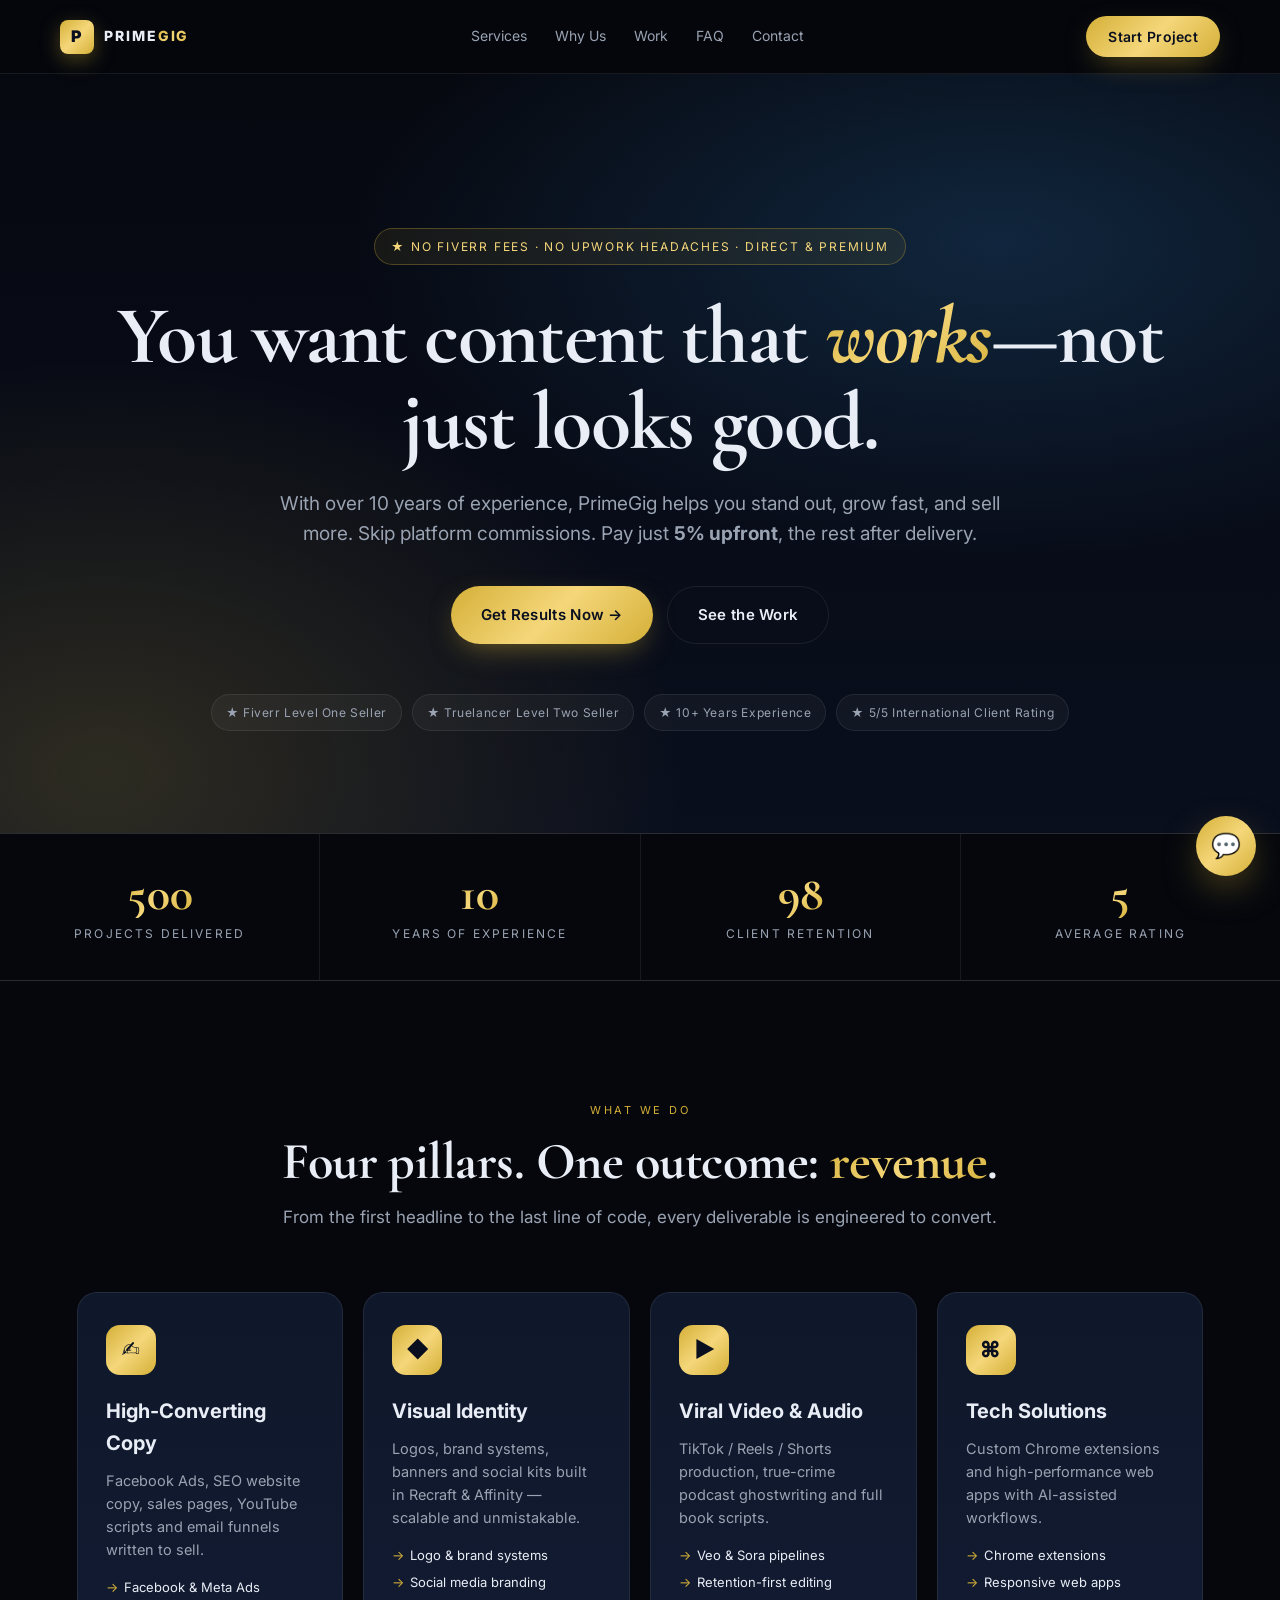
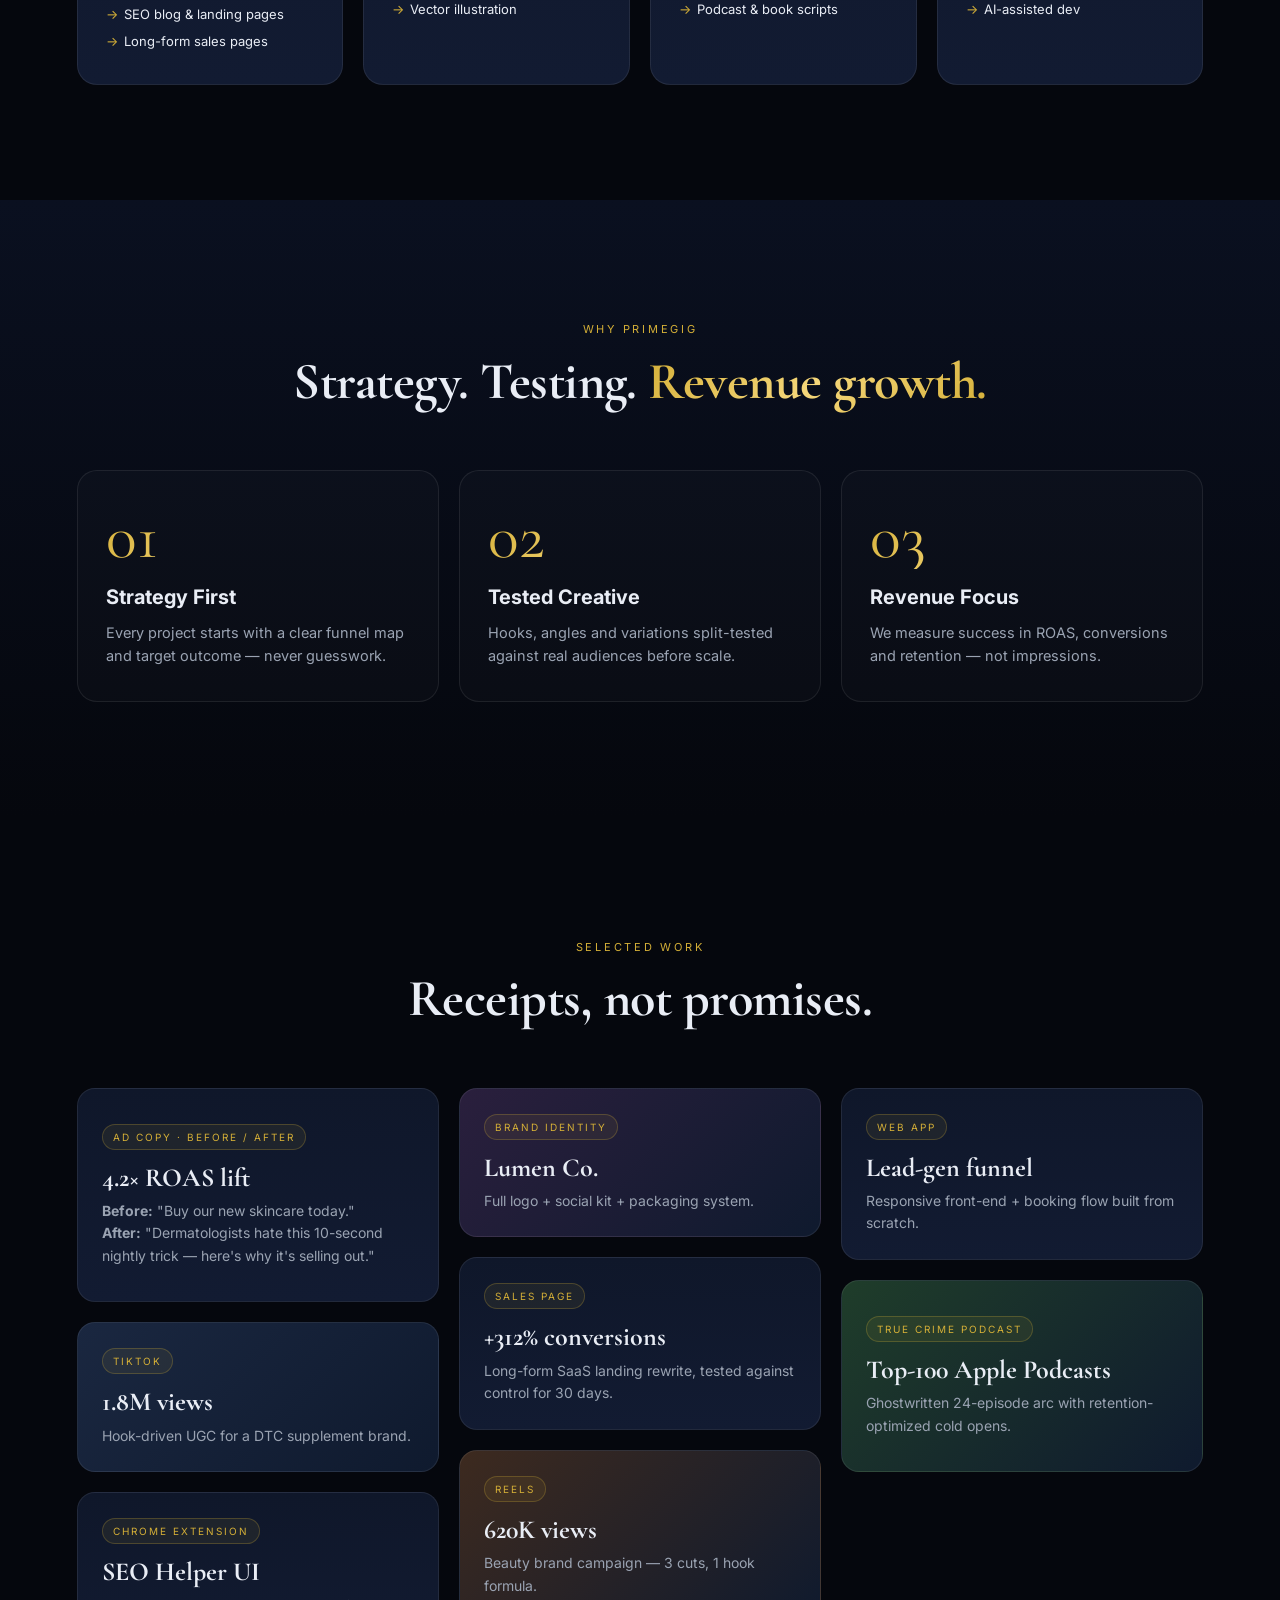
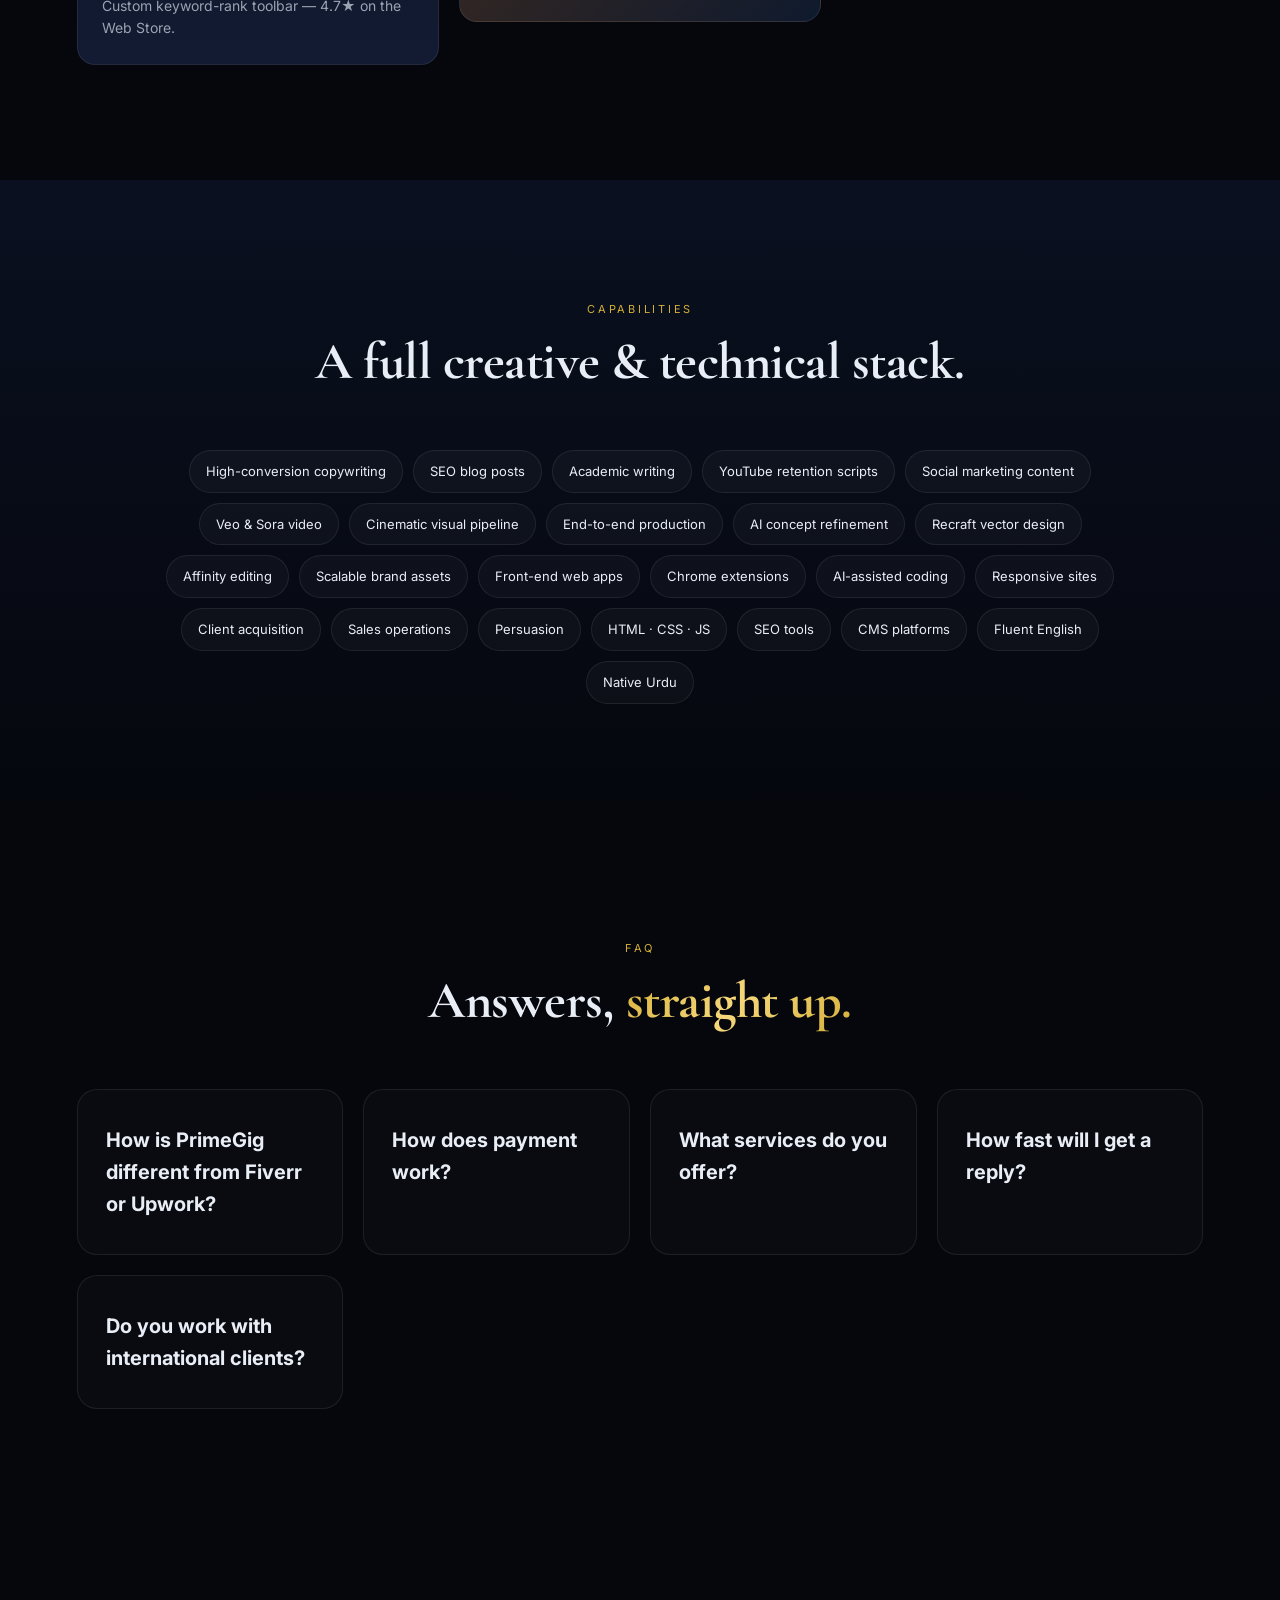
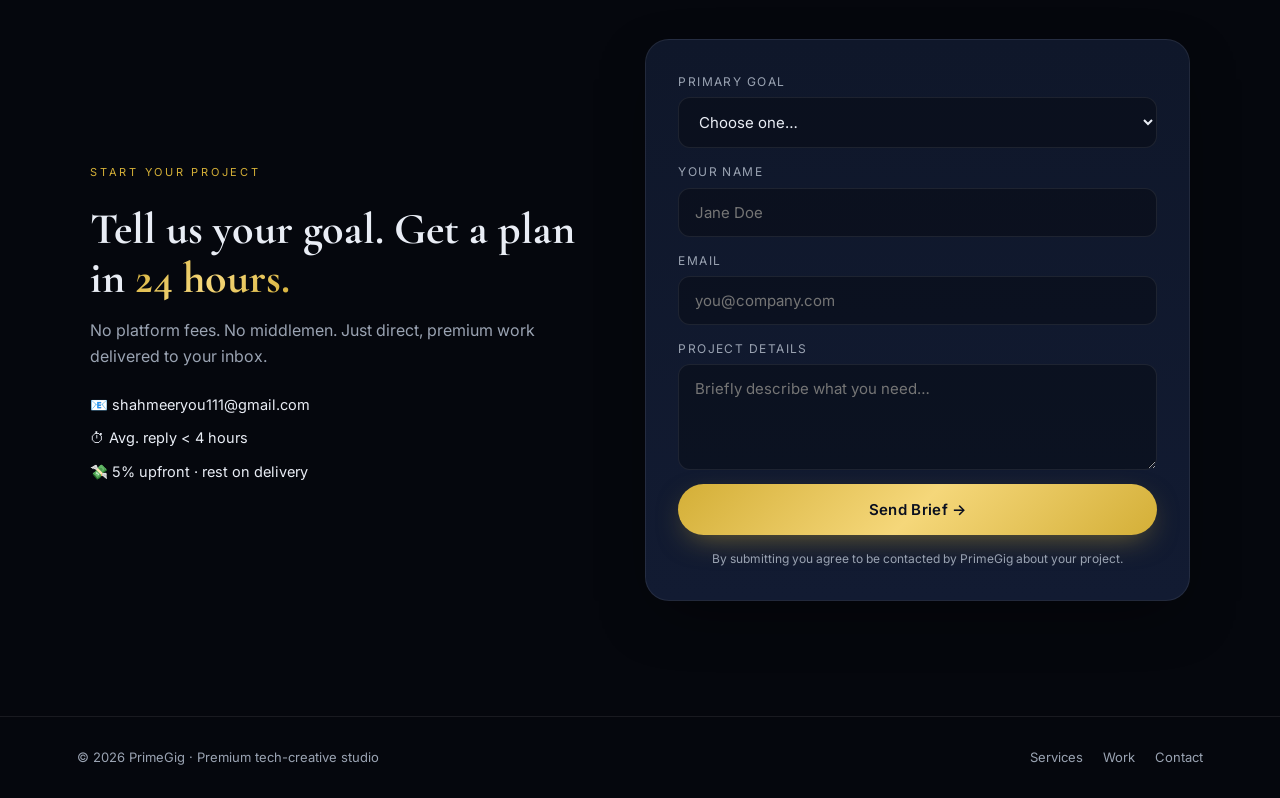
<file: index.html>
<!DOCTYPE html>
<html lang="en">
<head>
  <meta name="google-site-verification" content="0p4nP1cGmohhI2CLNp26VeOiANjkusPL3dDQzPOb7VU" />
<meta charset="UTF-8" />
<meta name="viewport" content="width=device-width, initial-scale=1.0" />
<title>PrimeGig — Premium Copywriting, Facebook Ads, Viral Video & Chrome Extensions | No Fiverr Fees</title>
<meta name="description" content="PrimeGig — premium tech-creative studio. 10+ years of high-converting copy, Facebook Ads, viral video, brand identity & custom Chrome extensions. No Fiverr or Upwork fees. Pay only 5% upfront, rest after delivery." />
<meta name="keywords" content="PrimeGig, Senior Copywriter, Facebook Ads Expert, Chrome Extension Developer, Viral Video Strategist, SEO Copywriter, Brand Identity Designer, Sales Page Writer, TikTok Strategist, no Fiverr fees, no Upwork fees" />
<meta name="author" content="PrimeGig" />
<meta name="robots" content="index, follow, max-image-preview:large, max-snippet:-1, max-video-preview:-1" />
<meta name="googlebot" content="index, follow" />
<meta name="bingbot" content="index, follow" />
<meta name="theme-color" content="#0b1020" />
<meta name="rating" content="general" />
<meta name="revisit-after" content="3 days" />
<meta name="geo.region" content="PK" />
<meta name="geo.placename" content="Pakistan" />
<link rel="canonical" href="/" />
<link rel="alternate" hreflang="en" href="/" />
<link rel="alternate" hreflang="x-default" href="/" />
<link rel="sitemap" type="application/xml" href="/sitemap.xml" />

<meta property="og:type" content="website" />
<meta property="og:site_name" content="PrimeGig" />
<meta property="og:locale" content="en_US" />
<meta property="og:title" content="PrimeGig — Content That Works, Not Just Looks Good" />
<meta property="og:description" content="No Fiverr fees. No Upwork headaches. 10+ years helping brands stand out, grow fast, and sell more. Pay 5% upfront, rest after delivery." />
<meta property="og:url" content="/" />
<meta name="twitter:card" content="summary_large_image" />
<meta name="twitter:title" content="PrimeGig — Premium Tech-Creative Studio" />
<meta name="twitter:description" content="Copy, video, design, code that converts. No platform fees. 5% upfront." />

<link rel="preconnect" href="https://fonts.googleapis.com">
<link rel="preconnect" href="https://fonts.gstatic.com" crossorigin>
<link href="https://fonts.googleapis.com/css2?family=Cormorant+Garamond:wght@500;700&family=Inter:wght@300;400;500;600;700;800&display=swap" rel="stylesheet">
<link rel="stylesheet" href="styles.css" />

<script type="application/ld+json">
{
  "@context": "https://schema.org",
  "@type": "Organization",
  "name": "PrimeGig",
  "url": "/",
  "description": "PrimeGig is a premium tech-creative studio specializing in high-converting copywriting, Facebook Ads, viral video, brand identity, and custom Chrome extensions. No Fiverr or Upwork fees.",
  "email": "mailto:shahmeeryou111@gmail.com",
  "sameAs": [],
  "knowsAbout": [
    "Copywriting","Facebook Ads","SEO","Chrome Extensions",
    "Viral Video","TikTok Strategy","Brand Identity","Web Apps"
  ]
}
</script>
<script type="application/ld+json">
{
  "@context":"https://schema.org",
  "@type":"ProfessionalService",
  "@id":"/#business",
  "name":"PrimeGig",
  "url":"/",
  "description":"Premium tech-creative studio: high-converting copywriting, Facebook Ads, viral video, brand identity & custom Chrome extensions. A direct alternative to Fiverr and Upwork — no platform fees.",
  "image":"/og-image.jpg",
  "priceRange":"$$",
  "email":"shahmeeryou111@gmail.com",
  "areaServed":"Worldwide",
  "address":{"@type":"PostalAddress","addressCountry":"PK"},
  "aggregateRating":{"@type":"AggregateRating","ratingValue":"5","reviewCount":"127","bestRating":"5"},
  "makesOffer":[
    {"@type":"Offer","itemOffered":{"@type":"Service","name":"High-Converting Copywriting","description":"Facebook Ads, SEO pages, sales pages, email funnels."}},
    {"@type":"Offer","itemOffered":{"@type":"Service","name":"Facebook & Meta Ads","description":"Hook-led ad creative & funnels engineered for ROAS."}},
    {"@type":"Offer","itemOffered":{"@type":"Service","name":"Viral Video Production","description":"TikTok, Reels & Shorts editing with Veo/Sora pipelines."}},
    {"@type":"Offer","itemOffered":{"@type":"Service","name":"Brand Identity Design","description":"Logos, brand systems and social kits."}},
    {"@type":"Offer","itemOffered":{"@type":"Service","name":"Chrome Extension Development","description":"Custom Chrome extensions and web apps."}}
  ]
}
</script>
<script type="application/ld+json">
{
  "@context":"https://schema.org",
  "@type":"WebSite",
  "name":"PrimeGig",
  "url":"/",
  "potentialAction":{
    "@type":"SearchAction",
    "target":"/?q={search_term_string}",
    "query-input":"required name=search_term_string"
  }
}
</script>
<script type="application/ld+json">
{
  "@context":"https://schema.org",
  "@type":"FAQPage",
  "mainEntity":[
    {"@type":"Question","name":"How is PrimeGig different from Fiverr or Upwork?","acceptedAnswer":{"@type":"Answer","text":"PrimeGig is a direct premium studio with no platform fees, no bidding wars and no middlemen. You work straight with senior specialists who have 10+ years of experience."}},
    {"@type":"Question","name":"How does payment work?","acceptedAnswer":{"@type":"Answer","text":"Pay only 5% upfront to start the project. The remaining balance is due after delivery and your approval."}},
    {"@type":"Question","name":"What services do you offer?","acceptedAnswer":{"@type":"Answer","text":"High-converting copywriting, Facebook & Meta Ads, viral short-form video, brand identity design, and custom Chrome extensions and web apps."}},
    {"@type":"Question","name":"How fast will I get a reply?","acceptedAnswer":{"@type":"Answer","text":"Average reply time is under 4 hours, with a full project plan within 24 hours."}},
    {"@type":"Question","name":"Do you work with international clients?","acceptedAnswer":{"@type":"Answer","text":"Yes. PrimeGig serves clients worldwide with fluent English and a 5/5 international client rating."}}
  ]
}
</script>
<script type="application/ld+json">
{
  "@context":"https://schema.org",
  "@type":"BreadcrumbList",
  "itemListElement":[
    {"@type":"ListItem","position":1,"name":"Home","item":"/"},
    {"@type":"ListItem","position":2,"name":"Services","item":"/#services"},
    {"@type":"ListItem","position":3,"name":"Work","item":"/#portfolio"},
    {"@type":"ListItem","position":4,"name":"Contact","item":"/#contact"}
  ]
}
</script>
</head>
<body>

<!-- NAV -->
<header class="nav">
  <a href="#top" class="logo" aria-label="PrimeGig home">
    <span class="logo-mark">P</span><span class="logo-text">PRIME<span class="gold">GIG</span></span>
  </a>
  <nav aria-label="Primary">
    <a href="#services">Services</a>
    <a href="#why">Why Us</a>
    <a href="#portfolio">Work</a>
    <a href="#faq">FAQ</a>
    <a href="#contact">Contact</a>
  </nav>
  <button class="btn btn-primary nav-cta" data-open-chat>Start Project</button>
</header>

<!-- HERO -->
<section class="hero" id="top">
  <div class="hero-bg" aria-hidden="true"></div>
  <div class="hero-inner">
    <div class="eyebrow">★ No Fiverr Fees · No Upwork Headaches · Direct & Premium</div>
    <h1>You want content that <em>works</em>—not just looks good.</h1>
    <p class="sub">With over 10 years of experience, PrimeGig helps you stand out, grow fast, and sell more. Skip platform commissions. Pay just <strong>5% upfront</strong>, the rest after delivery.</p>
    <div class="hero-cta">
      <button class="btn btn-primary btn-lg" data-open-chat>Get Results Now →</button>
      <a class="btn btn-ghost btn-lg" href="#portfolio">See the Work</a>
    </div>
    <div class="trust-row">
      <span class="badge">★ Fiverr Level One Seller</span>
      <span class="badge">★ Truelancer Level Two Seller</span>
      <span class="badge">★ 10+ Years Experience</span>
      <span class="badge">★ 5/5 International Client Rating</span>
    </div>
  </div>
</section>

<!-- METRICS -->
<section class="metrics">
  <div class="metric"><span class="num" data-count="500">0</span><span class="lab">Projects Delivered</span></div>
  <div class="metric"><span class="num" data-count="10">0</span><span class="lab">Years of Experience</span></div>
  <div class="metric"><span class="num" data-count="98">0</span><span class="suf">%</span><span class="lab">Client Retention</span></div>
  <div class="metric"><span class="num" data-count="5">0</span><span class="suf">/5</span><span class="lab">Average Rating</span></div>
</section>

<!-- SERVICES -->
<section class="section" id="services">
  <div class="section-head">
    <span class="kicker">What We Do</span>
    <h2>Four pillars. One outcome: <span class="gold">revenue</span>.</h2>
    <p>From the first headline to the last line of code, every deliverable is engineered to convert.</p>
  </div>
  <div class="grid services">
    <article class="card">
      <div class="card-icon" aria-hidden="true">✍︎</div>
      <h3>High-Converting Copy</h3>
      <p>Facebook Ads, SEO website copy, sales pages, YouTube scripts and email funnels written to sell.</p>
      <ul><li>Facebook & Meta Ads</li><li>SEO blog & landing pages</li><li>Long-form sales pages</li></ul>
    </article>
    <article class="card">
      <div class="card-icon" aria-hidden="true">◆</div>
      <h3>Visual Identity</h3>
      <p>Logos, brand systems, banners and social kits built in Recraft & Affinity — scalable and unmistakable.</p>
      <ul><li>Logo & brand systems</li><li>Social media branding</li><li>Vector illustration</li></ul>
    </article>
    <article class="card">
      <div class="card-icon" aria-hidden="true">▶</div>
      <h3>Viral Video & Audio</h3>
      <p>TikTok / Reels / Shorts production, true-crime podcast ghostwriting and full book scripts.</p>
      <ul><li>Veo & Sora pipelines</li><li>Retention-first editing</li><li>Podcast & book scripts</li></ul>
    </article>
    <article class="card">
      <div class="card-icon" aria-hidden="true">⌘</div>
      <h3>Tech Solutions</h3>
      <p>Custom Chrome extensions and high-performance web apps with AI-assisted workflows.</p>
      <ul><li>Chrome extensions</li><li>Responsive web apps</li><li>AI-assisted dev</li></ul>
    </article>
  </div>
</section>

<!-- WHY -->
<section class="section dark" id="why">
  <div class="section-head">
    <span class="kicker">Why PrimeGig</span>
    <h2>Strategy. Testing. <span class="gold">Revenue growth.</span></h2>
  </div>
  <div class="grid why">
    <div class="why-item"><div class="num-big">01</div><h3>Strategy First</h3><p>Every project starts with a clear funnel map and target outcome — never guesswork.</p></div>
    <div class="why-item"><div class="num-big">02</div><h3>Tested Creative</h3><p>Hooks, angles and variations split-tested against real audiences before scale.</p></div>
    <div class="why-item"><div class="num-big">03</div><h3>Revenue Focus</h3><p>We measure success in ROAS, conversions and retention — not impressions.</p></div>
  </div>
</section>

<!-- PORTFOLIO -->
<section class="section" id="portfolio">
  <div class="section-head">
    <span class="kicker">Selected Work</span>
    <h2>Receipts, not promises.</h2>
  </div>
  <div class="masonry">
    <div class="m-item tall">
      <div class="m-tag">Ad Copy · Before / After</div>
      <h4>4.2× ROAS lift</h4>
      <p><strong>Before:</strong> "Buy our new skincare today."<br><strong>After:</strong> "Dermatologists hate this 10-second nightly trick — here's why it's selling out."</p>
    </div>
    <div class="m-item gradient-a"><div class="m-tag">TikTok</div><h4>1.8M views</h4><p>Hook-driven UGC for a DTC supplement brand.</p></div>
    <div class="m-item">
      <div class="m-tag">Chrome Extension</div>
      <h4>SEO Helper UI</h4>
      <p>Custom keyword-rank toolbar — 4.7★ on the Web Store.</p>
    </div>
    <div class="m-item gradient-b"><div class="m-tag">Brand Identity</div><h4>Lumen Co.</h4><p>Full logo + social kit + packaging system.</p></div>
    <div class="m-item">
      <div class="m-tag">Sales Page</div>
      <h4>+312% conversions</h4>
      <p>Long-form SaaS landing rewrite, tested against control for 30 days.</p>
    </div>
    <div class="m-item gradient-c"><div class="m-tag">Reels</div><h4>620K views</h4><p>Beauty brand campaign — 3 cuts, 1 hook formula.</p></div>
    <div class="m-item">
      <div class="m-tag">Web App</div>
      <h4>Lead-gen funnel</h4>
      <p>Responsive front-end + booking flow built from scratch.</p>
    </div>
    <div class="m-item tall gradient-d">
      <div class="m-tag">True Crime Podcast</div>
      <h4>Top-100 Apple Podcasts</h4>
      <p>Ghostwritten 24-episode arc with retention-optimized cold opens.</p>
    </div>
  </div>
</section>

<!-- SKILLS -->
<section class="section dark">
  <div class="section-head">
    <span class="kicker">Capabilities</span>
    <h2>A full creative & technical stack.</h2>
  </div>
  <div class="skill-cloud">
    <span>High-conversion copywriting</span><span>SEO blog posts</span><span>Academic writing</span>
    <span>YouTube retention scripts</span><span>Social marketing content</span><span>Veo & Sora video</span>
    <span>Cinematic visual pipeline</span><span>End-to-end production</span><span>AI concept refinement</span>
    <span>Recraft vector design</span><span>Affinity editing</span><span>Scalable brand assets</span>
    <span>Front-end web apps</span><span>Chrome extensions</span><span>AI-assisted coding</span>
    <span>Responsive sites</span><span>Client acquisition</span><span>Sales operations</span>
    <span>Persuasion</span><span>HTML · CSS · JS</span><span>SEO tools</span><span>CMS platforms</span>
    <span>Fluent English</span><span>Native Urdu</span>
  </div>
</section>

<!-- FAQ -->
<section class="section" id="faq" itemscope itemtype="https://schema.org/FAQPage">
  <div class="section-head">
    <span class="kicker">FAQ</span>
    <h2>Answers, <span class="gold">straight up.</span></h2>
  </div>
  <div class="grid why">
    <details class="why-item" itemscope itemprop="mainEntity" itemtype="https://schema.org/Question">
      <summary><h3 itemprop="name">How is PrimeGig different from Fiverr or Upwork?</h3></summary>
      <div itemscope itemprop="acceptedAnswer" itemtype="https://schema.org/Answer"><p itemprop="text">PrimeGig is a direct premium studio — no platform fees, no bidding wars, no middlemen. You work straight with senior specialists with 10+ years of experience.</p></div>
    </details>
    <details class="why-item" itemscope itemprop="mainEntity" itemtype="https://schema.org/Question">
      <summary><h3 itemprop="name">How does payment work?</h3></summary>
      <div itemscope itemprop="acceptedAnswer" itemtype="https://schema.org/Answer"><p itemprop="text">Pay only 5% upfront to start. The remaining balance is due after delivery and your approval.</p></div>
    </details>
    <details class="why-item" itemscope itemprop="mainEntity" itemtype="https://schema.org/Question">
      <summary><h3 itemprop="name">What services do you offer?</h3></summary>
      <div itemscope itemprop="acceptedAnswer" itemtype="https://schema.org/Answer"><p itemprop="text">High-converting copywriting, Facebook & Meta Ads, viral short-form video, brand identity design, and custom Chrome extensions and web apps.</p></div>
    </details>
    <details class="why-item" itemscope itemprop="mainEntity" itemtype="https://schema.org/Question">
      <summary><h3 itemprop="name">How fast will I get a reply?</h3></summary>
      <div itemscope itemprop="acceptedAnswer" itemtype="https://schema.org/Answer"><p itemprop="text">Average reply time is under 4 hours, with a full project plan within 24 hours.</p></div>
    </details>
    <details class="why-item" itemscope itemprop="mainEntity" itemtype="https://schema.org/Question">
      <summary><h3 itemprop="name">Do you work with international clients?</h3></summary>
      <div itemscope itemprop="acceptedAnswer" itemtype="https://schema.org/Answer"><p itemprop="text">Yes — PrimeGig serves clients worldwide with fluent English and a 5/5 international client rating.</p></div>
    </details>
  </div>
</section>


<!-- CONTACT -->
<section class="section" id="contact">
  <div class="contact-wrap">
    <div>
      <span class="kicker">Start your project</span>
      <h2>Tell us your goal. Get a plan in <span class="gold">24 hours.</span></h2>
      <p>No platform fees. No middlemen. Just direct, premium work delivered to your inbox.</p>
      <ul class="contact-list">
        <li>📧 shahmeeryou111@gmail.com</li>
        <li>⏱ Avg. reply &lt; 4 hours</li>
        <li>💸 5% upfront · rest on delivery</li>
      </ul>
    </div>
    <form class="contact-form" id="contactForm"
          action="https://formsubmit.co/shahmeeryou111@gmail.com"
          method="POST">
      <!-- FormSubmit config (no signup; first submit confirms your email) -->
      <input type="hidden" name="_subject" value="New PrimeGig project request">
      <input type="hidden" name="_captcha" value="false">
      <input type="hidden" name="_template" value="table">
      <input type="text" name="_honey" style="display:none">

      <label>Primary Goal
        <select name="goal" required>
          <option value="">Choose one…</option>
          <option>More Traffic</option>
          <option>More Sales</option>
          <option>Brand Awareness</option>
        </select>
      </label>
      <label>Your Name
        <input type="text" name="name" required placeholder="Jane Doe">
      </label>
      <label>Email
        <input type="email" name="email" required placeholder="you@company.com">
      </label>
      <label>Project Details
        <textarea name="details" rows="4" required placeholder="Briefly describe what you need…"></textarea>
      </label>
      <button class="btn btn-primary btn-lg" type="submit">Send Brief →</button>
      <p class="form-note">By submitting you agree to be contacted by PrimeGig about your project.</p>
    </form>
  </div>
</section>

<footer class="footer">
  <div>© <span id="yr"></span> PrimeGig · Premium tech-creative studio</div>
  <div class="foot-links">
    <a href="#services">Services</a>
    <a href="#portfolio">Work</a>
    <a href="#contact">Contact</a>
  </div>
</footer>

<!-- FLOATING CHAT -->
<button class="chat-fab" data-open-chat aria-label="Open project chat">💬</button>

<div class="chat-panel" id="chatPanel" aria-hidden="true">
  <div class="chat-head">
    <div>
      <strong>PrimeGig Concierge</strong>
      <span class="online">● Online</span>
    </div>
    <button class="chat-close" data-close-chat aria-label="Close chat">×</button>
  </div>
  <div class="chat-body" id="chatBody"></div>
  <form class="chat-input" id="chatInput">
    <input type="text" id="chatField" placeholder="Type your answer…" autocomplete="off" required>
    <button type="submit" aria-label="Send">➤</button>
  </form>
</div>

<script src="script.js"></script>
</body>
</html>
</file>
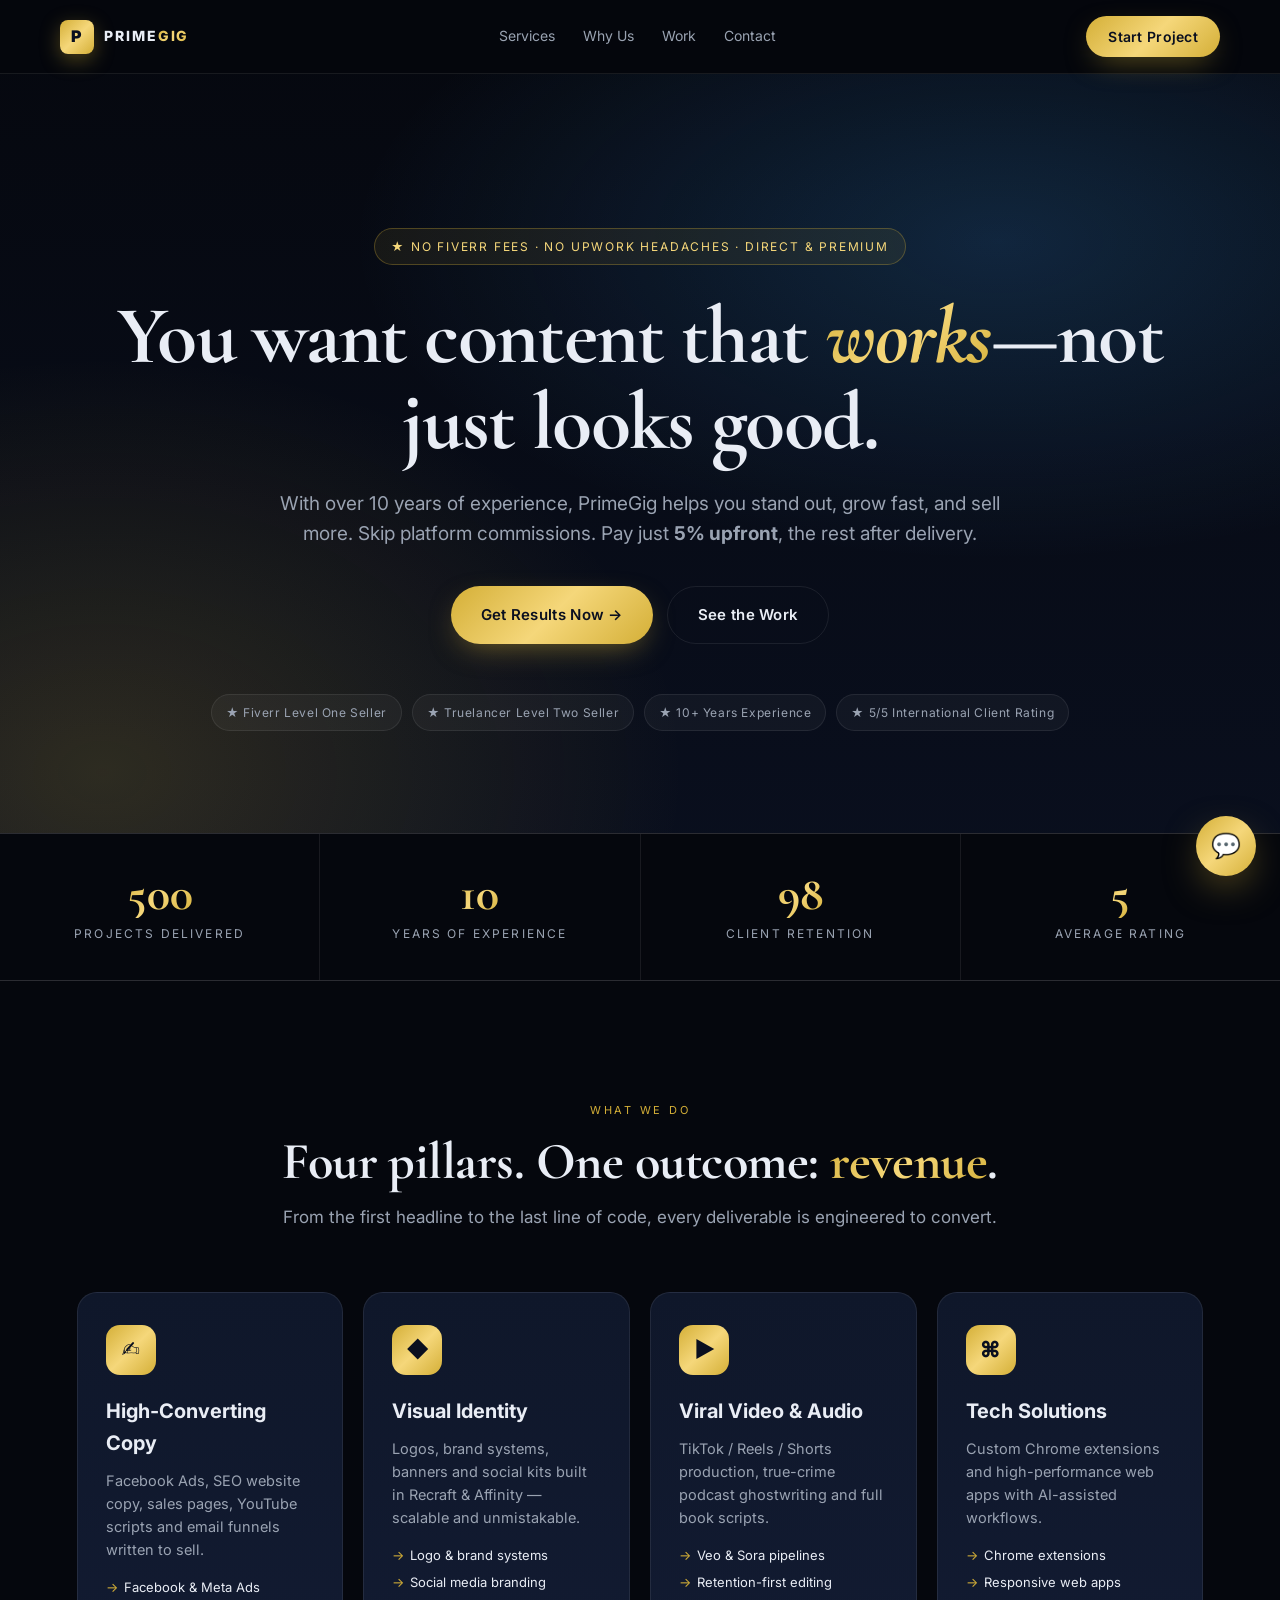
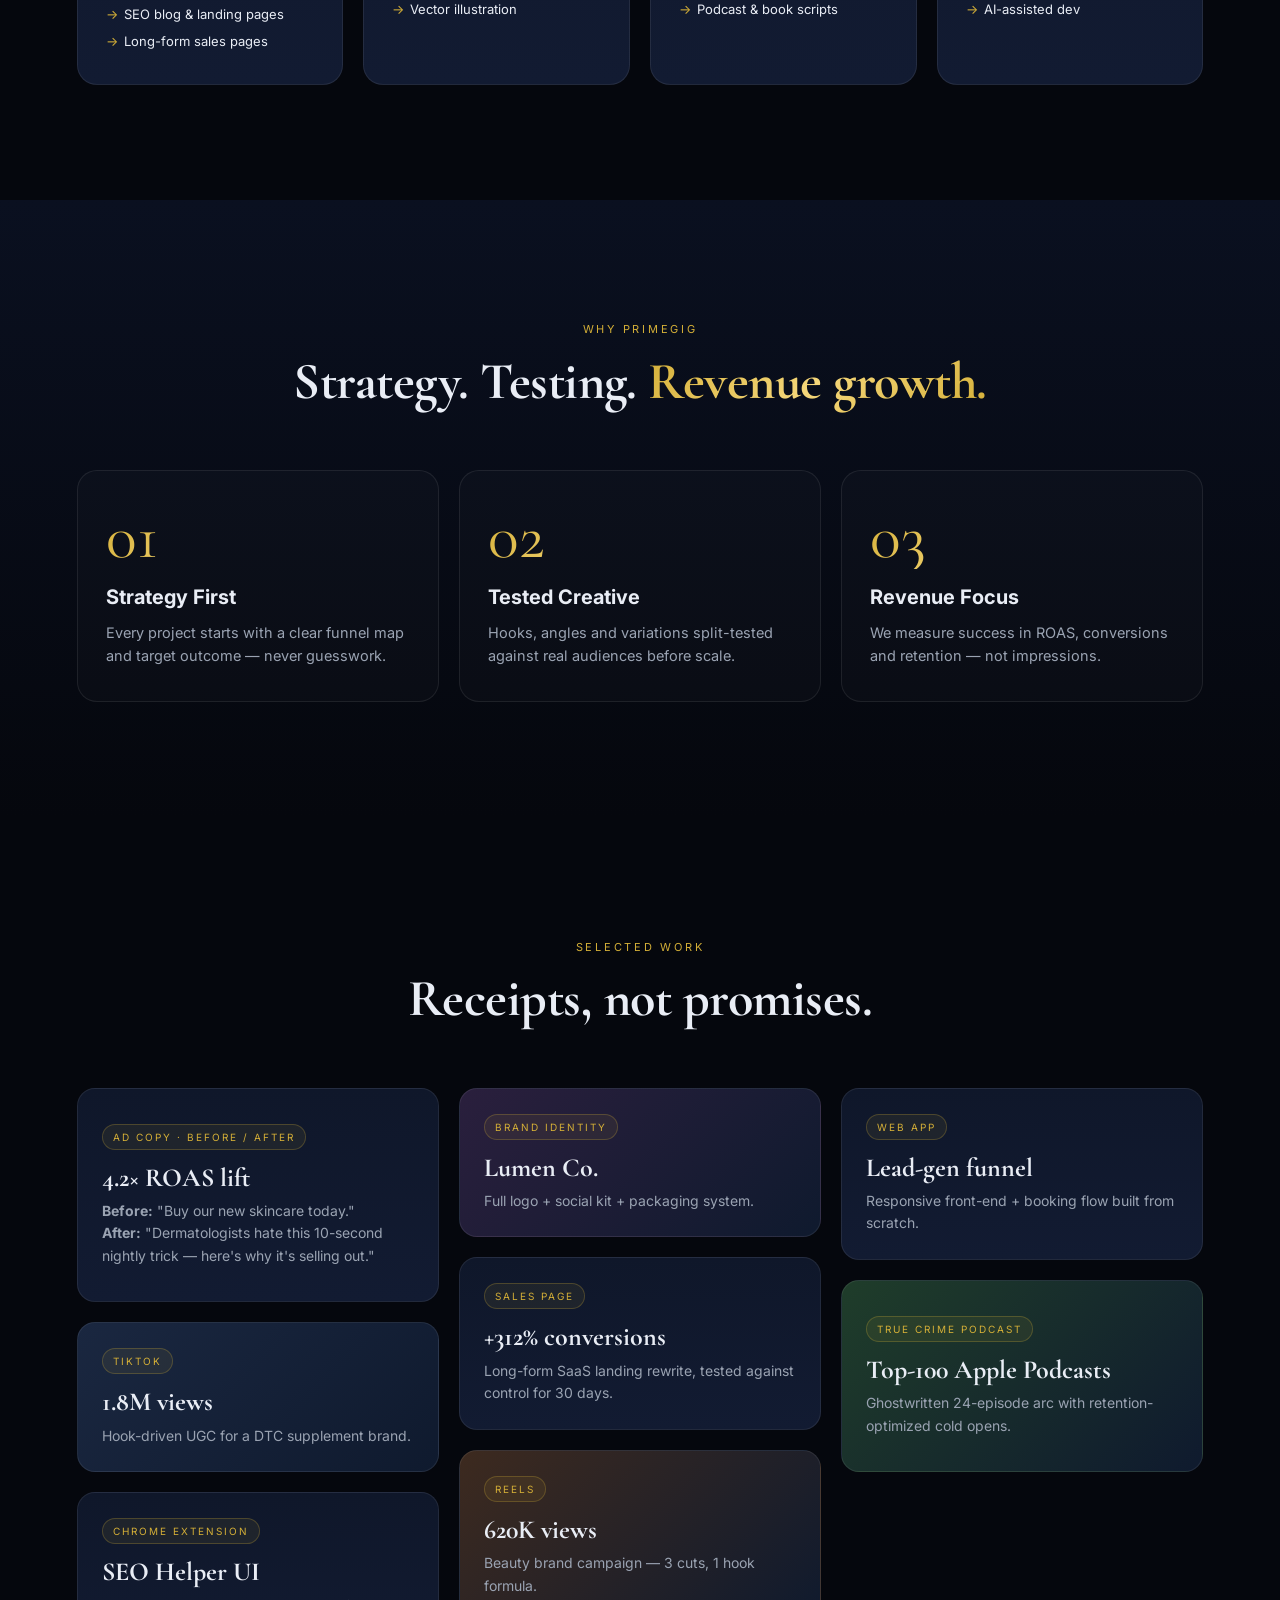
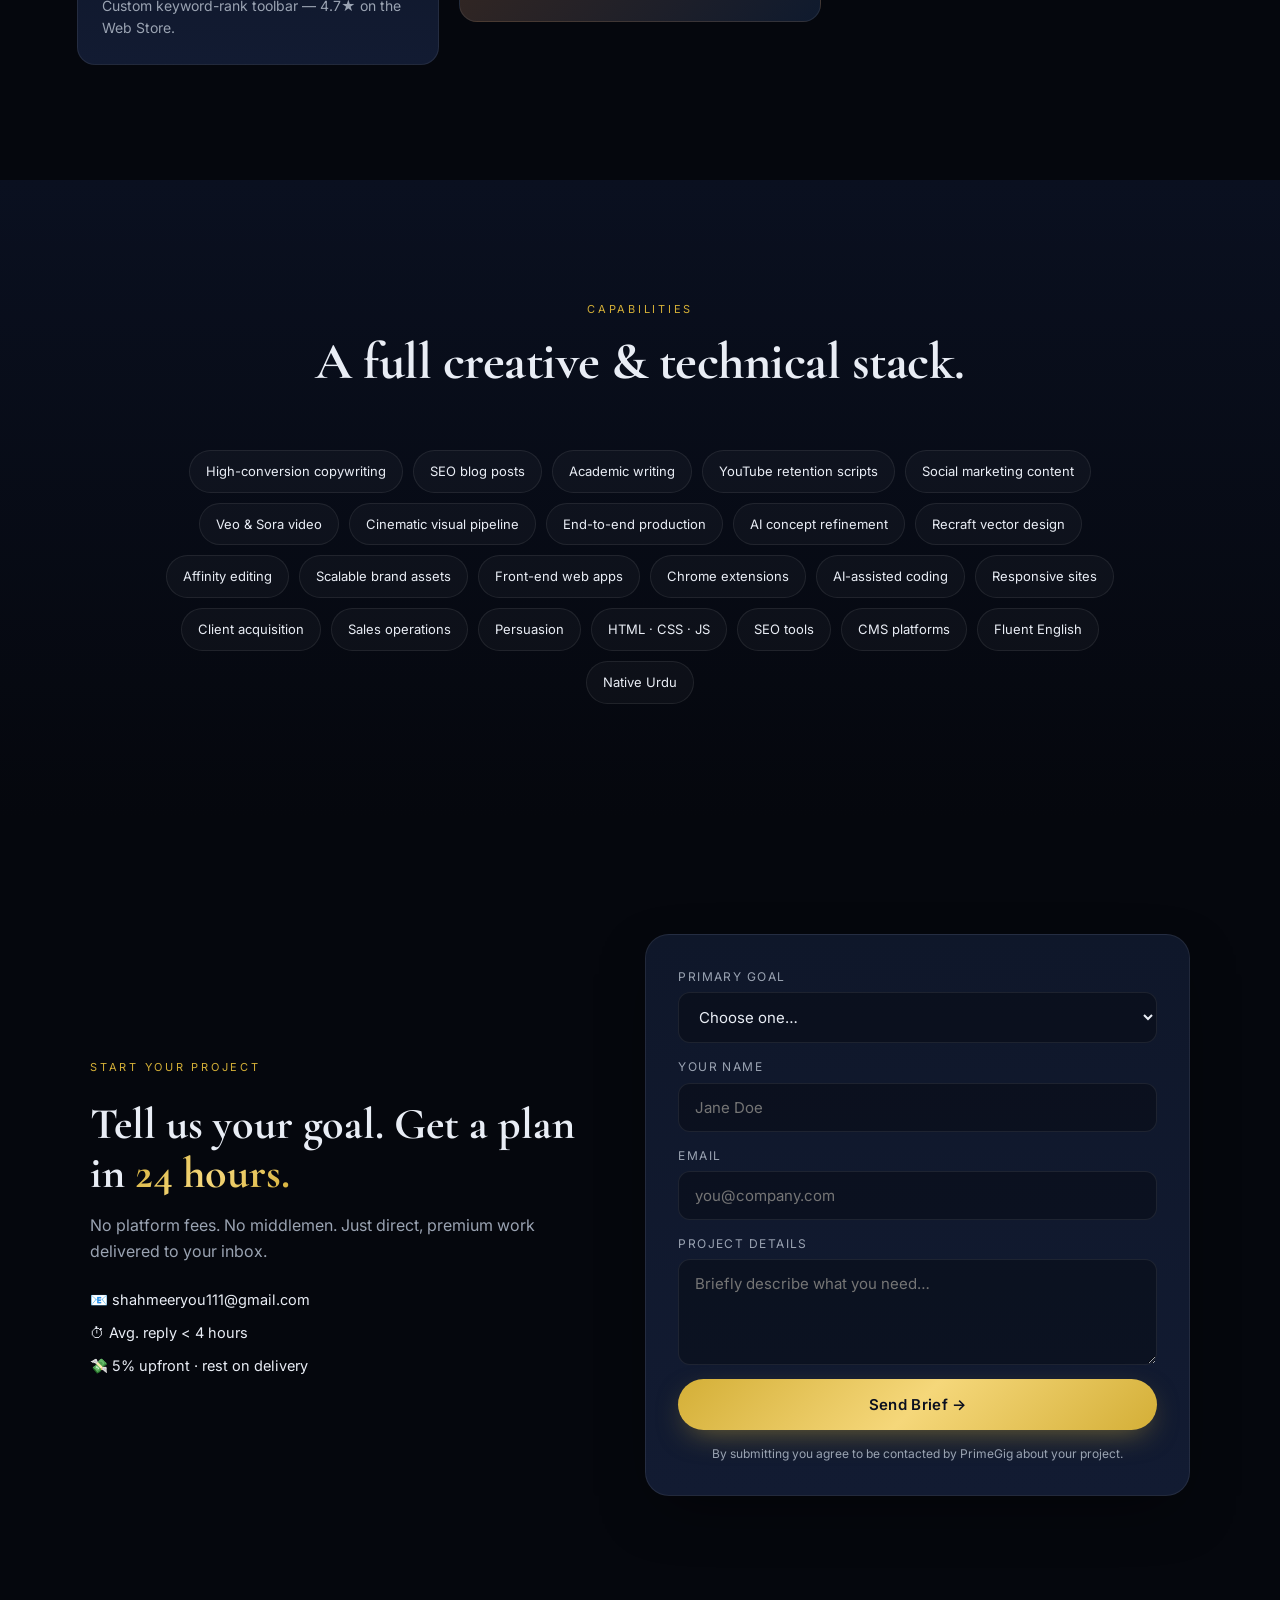
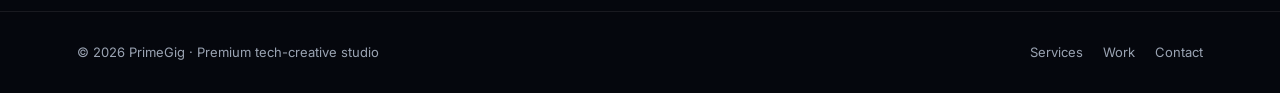
<file: index (1).html>
<!DOCTYPE html>
<html lang="en">
<head>
<meta charset="UTF-8" />
<meta name="viewport" content="width=device-width, initial-scale=1.0" />
<title>PrimeGig — Premium Copywriting, Facebook Ads, Viral Video & Chrome Extensions | No Fiverr Fees</title>
<meta name="description" content="PrimeGig — premium tech-creative studio. 10+ years of high-converting copy, Facebook Ads, viral video, brand identity & custom Chrome extensions. No Fiverr or Upwork fees. Pay only 5% upfront, rest after delivery." />
<meta name="keywords" content="PrimeGig, Senior Copywriter, Facebook Ads Expert, Chrome Extension Developer, Viral Video Strategist, SEO Copywriter, Brand Identity Designer, Sales Page Writer, TikTok Strategist, no Fiverr fees, no Upwork fees" />
<meta name="author" content="PrimeGig" />
<meta name="robots" content="index, follow, max-image-preview:large" />
<link rel="canonical" href="/" />

<meta property="og:type" content="website" />
<meta property="og:site_name" content="PrimeGig" />
<meta property="og:title" content="PrimeGig — Content That Works, Not Just Looks Good" />
<meta property="og:description" content="No Fiverr fees. No Upwork headaches. 10+ years helping brands stand out, grow fast, and sell more. Pay 5% upfront, rest after delivery." />
<meta property="og:url" content="/" />
<meta name="twitter:card" content="summary_large_image" />
<meta name="twitter:title" content="PrimeGig — Premium Tech-Creative Studio" />
<meta name="twitter:description" content="Copy, video, design, code that converts. No platform fees. 5% upfront." />

<link rel="preconnect" href="https://fonts.googleapis.com">
<link rel="preconnect" href="https://fonts.gstatic.com" crossorigin>
<link href="https://fonts.googleapis.com/css2?family=Cormorant+Garamond:wght@500;700&family=Inter:wght@300;400;500;600;700;800&display=swap" rel="stylesheet">
<link rel="stylesheet" href="styles.css" />

<script type="application/ld+json">
{
  "@context": "https://schema.org",
  "@type": "Organization",
  "name": "PrimeGig",
  "url": "/",
  "description": "PrimeGig is a premium tech-creative studio specializing in high-converting copywriting, Facebook Ads, viral video, brand identity, and custom Chrome extensions. No Fiverr or Upwork fees.",
  "email": "mailto:shahmeeryou111@gmail.com",
  "sameAs": [],
  "knowsAbout": [
    "Copywriting","Facebook Ads","SEO","Chrome Extensions",
    "Viral Video","TikTok Strategy","Brand Identity","Web Apps"
  ]
}
</script>
<script type="application/ld+json">
{
  "@context":"https://schema.org",
  "@type":"WebSite",
  "name":"PrimeGig",
  "url":"/"
}
</script>
</head>
<body>

<!-- NAV -->
<header class="nav">
  <a href="#top" class="logo" aria-label="PrimeGig home">
    <span class="logo-mark">P</span><span class="logo-text">PRIME<span class="gold">GIG</span></span>
  </a>
  <nav aria-label="Primary">
    <a href="#services">Services</a>
    <a href="#why">Why Us</a>
    <a href="#portfolio">Work</a>
    <a href="#contact">Contact</a>
  </nav>
  <button class="btn btn-primary nav-cta" data-open-chat>Start Project</button>
</header>

<!-- HERO -->
<section class="hero" id="top">
  <div class="hero-bg" aria-hidden="true"></div>
  <div class="hero-inner">
    <div class="eyebrow">★ No Fiverr Fees · No Upwork Headaches · Direct & Premium</div>
    <h1>You want content that <em>works</em>—not just looks good.</h1>
    <p class="sub">With over 10 years of experience, PrimeGig helps you stand out, grow fast, and sell more. Skip platform commissions. Pay just <strong>5% upfront</strong>, the rest after delivery.</p>
    <div class="hero-cta">
      <button class="btn btn-primary btn-lg" data-open-chat>Get Results Now →</button>
      <a class="btn btn-ghost btn-lg" href="#portfolio">See the Work</a>
    </div>
    <div class="trust-row">
      <span class="badge">★ Fiverr Level One Seller</span>
      <span class="badge">★ Truelancer Level Two Seller</span>
      <span class="badge">★ 10+ Years Experience</span>
      <span class="badge">★ 5/5 International Client Rating</span>
    </div>
  </div>
</section>

<!-- METRICS -->
<section class="metrics">
  <div class="metric"><span class="num" data-count="500">0</span><span class="lab">Projects Delivered</span></div>
  <div class="metric"><span class="num" data-count="10">0</span><span class="lab">Years of Experience</span></div>
  <div class="metric"><span class="num" data-count="98">0</span><span class="suf">%</span><span class="lab">Client Retention</span></div>
  <div class="metric"><span class="num" data-count="5">0</span><span class="suf">/5</span><span class="lab">Average Rating</span></div>
</section>

<!-- SERVICES -->
<section class="section" id="services">
  <div class="section-head">
    <span class="kicker">What We Do</span>
    <h2>Four pillars. One outcome: <span class="gold">revenue</span>.</h2>
    <p>From the first headline to the last line of code, every deliverable is engineered to convert.</p>
  </div>
  <div class="grid services">
    <article class="card">
      <div class="card-icon" aria-hidden="true">✍︎</div>
      <h3>High-Converting Copy</h3>
      <p>Facebook Ads, SEO website copy, sales pages, YouTube scripts and email funnels written to sell.</p>
      <ul><li>Facebook & Meta Ads</li><li>SEO blog & landing pages</li><li>Long-form sales pages</li></ul>
    </article>
    <article class="card">
      <div class="card-icon" aria-hidden="true">◆</div>
      <h3>Visual Identity</h3>
      <p>Logos, brand systems, banners and social kits built in Recraft & Affinity — scalable and unmistakable.</p>
      <ul><li>Logo & brand systems</li><li>Social media branding</li><li>Vector illustration</li></ul>
    </article>
    <article class="card">
      <div class="card-icon" aria-hidden="true">▶</div>
      <h3>Viral Video & Audio</h3>
      <p>TikTok / Reels / Shorts production, true-crime podcast ghostwriting and full book scripts.</p>
      <ul><li>Veo & Sora pipelines</li><li>Retention-first editing</li><li>Podcast & book scripts</li></ul>
    </article>
    <article class="card">
      <div class="card-icon" aria-hidden="true">⌘</div>
      <h3>Tech Solutions</h3>
      <p>Custom Chrome extensions and high-performance web apps with AI-assisted workflows.</p>
      <ul><li>Chrome extensions</li><li>Responsive web apps</li><li>AI-assisted dev</li></ul>
    </article>
  </div>
</section>

<!-- WHY -->
<section class="section dark" id="why">
  <div class="section-head">
    <span class="kicker">Why PrimeGig</span>
    <h2>Strategy. Testing. <span class="gold">Revenue growth.</span></h2>
  </div>
  <div class="grid why">
    <div class="why-item"><div class="num-big">01</div><h3>Strategy First</h3><p>Every project starts with a clear funnel map and target outcome — never guesswork.</p></div>
    <div class="why-item"><div class="num-big">02</div><h3>Tested Creative</h3><p>Hooks, angles and variations split-tested against real audiences before scale.</p></div>
    <div class="why-item"><div class="num-big">03</div><h3>Revenue Focus</h3><p>We measure success in ROAS, conversions and retention — not impressions.</p></div>
  </div>
</section>

<!-- PORTFOLIO -->
<section class="section" id="portfolio">
  <div class="section-head">
    <span class="kicker">Selected Work</span>
    <h2>Receipts, not promises.</h2>
  </div>
  <div class="masonry">
    <div class="m-item tall">
      <div class="m-tag">Ad Copy · Before / After</div>
      <h4>4.2× ROAS lift</h4>
      <p><strong>Before:</strong> "Buy our new skincare today."<br><strong>After:</strong> "Dermatologists hate this 10-second nightly trick — here's why it's selling out."</p>
    </div>
    <div class="m-item gradient-a"><div class="m-tag">TikTok</div><h4>1.8M views</h4><p>Hook-driven UGC for a DTC supplement brand.</p></div>
    <div class="m-item">
      <div class="m-tag">Chrome Extension</div>
      <h4>SEO Helper UI</h4>
      <p>Custom keyword-rank toolbar — 4.7★ on the Web Store.</p>
    </div>
    <div class="m-item gradient-b"><div class="m-tag">Brand Identity</div><h4>Lumen Co.</h4><p>Full logo + social kit + packaging system.</p></div>
    <div class="m-item">
      <div class="m-tag">Sales Page</div>
      <h4>+312% conversions</h4>
      <p>Long-form SaaS landing rewrite, tested against control for 30 days.</p>
    </div>
    <div class="m-item gradient-c"><div class="m-tag">Reels</div><h4>620K views</h4><p>Beauty brand campaign — 3 cuts, 1 hook formula.</p></div>
    <div class="m-item">
      <div class="m-tag">Web App</div>
      <h4>Lead-gen funnel</h4>
      <p>Responsive front-end + booking flow built from scratch.</p>
    </div>
    <div class="m-item tall gradient-d">
      <div class="m-tag">True Crime Podcast</div>
      <h4>Top-100 Apple Podcasts</h4>
      <p>Ghostwritten 24-episode arc with retention-optimized cold opens.</p>
    </div>
  </div>
</section>

<!-- SKILLS -->
<section class="section dark">
  <div class="section-head">
    <span class="kicker">Capabilities</span>
    <h2>A full creative & technical stack.</h2>
  </div>
  <div class="skill-cloud">
    <span>High-conversion copywriting</span><span>SEO blog posts</span><span>Academic writing</span>
    <span>YouTube retention scripts</span><span>Social marketing content</span><span>Veo & Sora video</span>
    <span>Cinematic visual pipeline</span><span>End-to-end production</span><span>AI concept refinement</span>
    <span>Recraft vector design</span><span>Affinity editing</span><span>Scalable brand assets</span>
    <span>Front-end web apps</span><span>Chrome extensions</span><span>AI-assisted coding</span>
    <span>Responsive sites</span><span>Client acquisition</span><span>Sales operations</span>
    <span>Persuasion</span><span>HTML · CSS · JS</span><span>SEO tools</span><span>CMS platforms</span>
    <span>Fluent English</span><span>Native Urdu</span>
  </div>
</section>

<!-- CONTACT -->
<section class="section" id="contact">
  <div class="contact-wrap">
    <div>
      <span class="kicker">Start your project</span>
      <h2>Tell us your goal. Get a plan in <span class="gold">24 hours.</span></h2>
      <p>No platform fees. No middlemen. Just direct, premium work delivered to your inbox.</p>
      <ul class="contact-list">
        <li>📧 shahmeeryou111@gmail.com</li>
        <li>⏱ Avg. reply &lt; 4 hours</li>
        <li>💸 5% upfront · rest on delivery</li>
      </ul>
    </div>
    <form class="contact-form" id="contactForm"
          action="https://formsubmit.co/shahmeeryou111@gmail.com"
          method="POST">
      <!-- FormSubmit config (no signup; first submit confirms your email) -->
      <input type="hidden" name="_subject" value="New PrimeGig project request">
      <input type="hidden" name="_captcha" value="false">
      <input type="hidden" name="_template" value="table">
      <input type="text" name="_honey" style="display:none">

      <label>Primary Goal
        <select name="goal" required>
          <option value="">Choose one…</option>
          <option>More Traffic</option>
          <option>More Sales</option>
          <option>Brand Awareness</option>
        </select>
      </label>
      <label>Your Name
        <input type="text" name="name" required placeholder="Jane Doe">
      </label>
      <label>Email
        <input type="email" name="email" required placeholder="you@company.com">
      </label>
      <label>Project Details
        <textarea name="details" rows="4" required placeholder="Briefly describe what you need…"></textarea>
      </label>
      <button class="btn btn-primary btn-lg" type="submit">Send Brief →</button>
      <p class="form-note">By submitting you agree to be contacted by PrimeGig about your project.</p>
    </form>
  </div>
</section>

<footer class="footer">
  <div>© <span id="yr"></span> PrimeGig · Premium tech-creative studio</div>
  <div class="foot-links">
    <a href="#services">Services</a>
    <a href="#portfolio">Work</a>
    <a href="#contact">Contact</a>
  </div>
</footer>

<!-- FLOATING CHAT -->
<button class="chat-fab" data-open-chat aria-label="Open project chat">💬</button>

<div class="chat-panel" id="chatPanel" aria-hidden="true">
  <div class="chat-head">
    <div>
      <strong>PrimeGig Concierge</strong>
      <span class="online">● Online</span>
    </div>
    <button class="chat-close" data-close-chat aria-label="Close chat">×</button>
  </div>
  <div class="chat-body" id="chatBody"></div>
  <form class="chat-input" id="chatInput">
    <input type="text" id="chatField" placeholder="Type your answer…" autocomplete="off" required>
    <button type="submit" aria-label="Send">➤</button>
  </form>
</div>

<script src="script.js"></script>
</body>
</html>
</file>
<file: styles.css>
/* ===== PrimeGig — Premium Dark Theme ===== */
:root{
  --bg:#05070d;
  --bg-2:#0a1020;
  --surface:#0f172a;
  --surface-2:#121b32;
  --line:rgba(255,255,255,.08);
  --text:#e9edf5;
  --muted:#9aa3b2;
  --gold:#d4af37;
  --gold-2:#f5d77a;
  --blue:#3ea6ff;
  --grad:linear-gradient(135deg,#d4af37 0%,#f5d77a 50%,#d4af37 100%);
  --grad-blue:linear-gradient(135deg,#3ea6ff,#7ad3ff);
  --shadow:0 20px 60px -20px rgba(0,0,0,.6);
}
*{box-sizing:border-box;margin:0;padding:0}
html{scroll-behavior:smooth}
body{
  font-family:'Inter',system-ui,sans-serif;
  background:var(--bg);
  color:var(--text);
  line-height:1.6;
  overflow-x:hidden;
  -webkit-font-smoothing:antialiased;
}
img{max-width:100%;display:block}
a{color:inherit;text-decoration:none}
.gold{background:var(--grad);-webkit-background-clip:text;background-clip:text;color:transparent}
em{font-family:'Cormorant Garamond',serif;font-style:italic;font-weight:700;background:var(--grad);-webkit-background-clip:text;background-clip:text;color:transparent}

/* ===== NAV ===== */
.nav{
  position:sticky;top:0;z-index:50;
  display:flex;align-items:center;justify-content:space-between;
  padding:16px clamp(20px,5vw,60px);
  background:rgba(5,7,13,.75);
  backdrop-filter:blur(14px);
  border-bottom:1px solid var(--line);
}
.logo{display:flex;align-items:center;gap:10px;font-weight:800;letter-spacing:.12em}
.logo-mark{
  width:34px;height:34px;border-radius:8px;
  display:grid;place-items:center;
  background:var(--grad);color:#0a0f1f;font-weight:900;
  box-shadow:0 6px 20px rgba(212,175,55,.35);
}
.logo-text{font-size:14px}
.nav nav{display:flex;gap:28px}
.nav nav a{font-size:14px;color:var(--muted);transition:color .2s}
.nav nav a:hover{color:var(--gold-2)}
.nav-cta{padding:10px 18px;font-size:13px}
@media(max-width:760px){.nav nav{display:none}}

/* ===== BUTTONS ===== */
.btn{
  display:inline-flex;align-items:center;justify-content:center;gap:8px;
  padding:12px 22px;border-radius:999px;border:0;cursor:pointer;
  font-family:inherit;font-weight:600;font-size:14px;letter-spacing:.02em;
  transition:transform .2s ease, box-shadow .2s ease, background .2s ease;
}
.btn-lg{padding:16px 30px;font-size:15px}
.btn-primary{
  background:var(--grad);color:#0a0f1f;
  box-shadow:0 10px 30px -10px rgba(212,175,55,.55);
}
.btn-primary:hover{transform:translateY(-2px);box-shadow:0 16px 40px -12px rgba(212,175,55,.7)}
.btn-ghost{background:transparent;color:var(--text);border:1px solid var(--line)}
.btn-ghost:hover{border-color:var(--gold);color:var(--gold-2)}

/* ===== HERO ===== */
.hero{position:relative;padding:clamp(80px,12vw,160px) clamp(20px,6vw,80px) clamp(60px,8vw,120px);overflow:hidden}
.hero-bg{
  position:absolute;inset:-20%;
  background:
    radial-gradient(60% 50% at 70% 30%, rgba(62,166,255,.18), transparent 60%),
    radial-gradient(50% 60% at 20% 80%, rgba(212,175,55,.18), transparent 65%),
    linear-gradient(180deg, #05070d 0%, #0a1020 100%);
  z-index:-1;
}
.hero-inner{max-width:1100px;margin:0 auto;text-align:center}
.eyebrow{
  display:inline-block;padding:8px 16px;border-radius:999px;
  background:rgba(212,175,55,.08);border:1px solid rgba(212,175,55,.3);
  color:var(--gold-2);font-size:12px;letter-spacing:.15em;text-transform:uppercase;
  margin-bottom:28px;
}
.hero h1{
  font-family:'Cormorant Garamond',serif;
  font-weight:700;
  font-size:clamp(40px,6.5vw,82px);
  line-height:1.05;letter-spacing:-.02em;
  margin-bottom:24px;
}
.hero .sub{
  max-width:720px;margin:0 auto 36px;
  font-size:clamp(16px,1.6vw,19px);color:var(--muted);
}
.hero-cta{display:flex;gap:14px;justify-content:center;flex-wrap:wrap;margin-bottom:50px}
.trust-row{display:flex;flex-wrap:wrap;gap:10px;justify-content:center}
.badge{
  padding:8px 14px;border-radius:999px;
  background:rgba(255,255,255,.04);border:1px solid var(--line);
  font-size:12px;color:var(--muted);letter-spacing:.05em;
}

/* ===== METRICS ===== */
.metrics{
  display:grid;grid-template-columns:repeat(4,1fr);
  gap:1px;background:var(--line);
  border-top:1px solid var(--line);border-bottom:1px solid var(--line);
}
.metric{
  background:var(--bg);padding:36px 20px;text-align:center;
  display:flex;flex-direction:column;align-items:center;gap:6px;
}
.metric .num{font-family:'Cormorant Garamond',serif;font-size:48px;font-weight:700;background:var(--grad);-webkit-background-clip:text;background-clip:text;color:transparent;line-height:1}
.metric .suf{display:none}
.metric .lab{font-size:12px;text-transform:uppercase;letter-spacing:.18em;color:var(--muted)}
@media(max-width:760px){.metrics{grid-template-columns:repeat(2,1fr)}}

/* ===== SECTION ===== */
.section{padding:clamp(70px,9vw,130px) clamp(20px,6vw,80px)}
.section.dark{background:linear-gradient(180deg,var(--bg-2),var(--bg))}
.section-head{max-width:780px;margin:0 auto 60px;text-align:center}
.kicker{
  display:inline-block;font-size:11px;letter-spacing:.25em;text-transform:uppercase;
  color:var(--gold);margin-bottom:14px;
}
.section-head h2{
  font-family:'Cormorant Garamond',serif;font-weight:700;
  font-size:clamp(30px,4.5vw,52px);line-height:1.1;letter-spacing:-.01em;margin-bottom:14px;
}
.section-head p{color:var(--muted);font-size:17px}

/* ===== SERVICES GRID ===== */
.grid{display:grid;gap:20px;max-width:1200px;margin:0 auto}
.services{grid-template-columns:repeat(auto-fit,minmax(260px,1fr))}
.card{
  background:linear-gradient(180deg,var(--surface),var(--surface-2));
  border:1px solid var(--line);border-radius:20px;
  padding:32px 28px;transition:transform .25s,border-color .25s,box-shadow .25s;
  position:relative;overflow:hidden;
}
.card::before{
  content:"";position:absolute;inset:0;border-radius:20px;
  background:linear-gradient(135deg,rgba(212,175,55,.18),transparent 60%);
  opacity:0;transition:opacity .3s;
}
.card:hover{transform:translateY(-6px);border-color:rgba(212,175,55,.4);box-shadow:var(--shadow)}
.card:hover::before{opacity:1}
.card-icon{
  width:50px;height:50px;border-radius:14px;
  background:var(--grad);color:#0a0f1f;
  display:grid;place-items:center;font-size:22px;font-weight:900;
  margin-bottom:20px;position:relative;z-index:1;
}
.card h3{font-size:20px;margin-bottom:10px;position:relative;z-index:1}
.card p{color:var(--muted);font-size:14.5px;margin-bottom:16px;position:relative;z-index:1}
.card ul{list-style:none;display:flex;flex-direction:column;gap:6px;position:relative;z-index:1}
.card li{font-size:13px;color:var(--text);padding-left:18px;position:relative}
.card li::before{content:"→";position:absolute;left:0;color:var(--gold)}

/* ===== WHY ===== */
.why{grid-template-columns:repeat(auto-fit,minmax(260px,1fr))}
.why-item{
  padding:34px 28px;border:1px solid var(--line);border-radius:20px;
  background:rgba(255,255,255,.02);
}
.num-big{
  font-family:'Cormorant Garamond',serif;font-size:64px;line-height:1;
  background:var(--grad);-webkit-background-clip:text;background-clip:text;color:transparent;
  margin-bottom:12px;
}
.why-item h3{font-size:20px;margin-bottom:8px}
.why-item p{color:var(--muted);font-size:14.5px}

/* ===== MASONRY ===== */
.masonry{
  columns:3 280px;column-gap:20px;max-width:1200px;margin:0 auto;
}
.m-item{
  break-inside:avoid;margin-bottom:20px;
  background:linear-gradient(180deg,var(--surface),var(--surface-2));
  border:1px solid var(--line);border-radius:18px;
  padding:24px;transition:transform .25s,border-color .25s;
}
.m-item:hover{transform:translateY(-4px);border-color:rgba(212,175,55,.35)}
.m-item.tall{padding:34px 24px}
.m-tag{
  display:inline-block;font-size:10px;letter-spacing:.2em;text-transform:uppercase;
  color:var(--gold);margin-bottom:14px;padding:4px 10px;
  background:rgba(212,175,55,.08);border:1px solid rgba(212,175,55,.25);border-radius:999px;
}
.m-item h4{font-family:'Cormorant Garamond',serif;font-size:26px;margin-bottom:8px;line-height:1.1}
.m-item p{color:var(--muted);font-size:14px}
.gradient-a{background:linear-gradient(135deg,#1a2740,#0f1a2e)}
.gradient-b{background:linear-gradient(135deg,#2a1f3d,#0f1a2e)}
.gradient-c{background:linear-gradient(135deg,#3d2a1f,#0f1a2e)}
.gradient-d{background:linear-gradient(135deg,#1f3d2a,#0f1a2e)}

/* ===== SKILLS CLOUD ===== */
.skill-cloud{
  display:flex;flex-wrap:wrap;gap:10px;justify-content:center;
  max-width:1000px;margin:0 auto;
}
.skill-cloud span{
  padding:10px 16px;border-radius:999px;
  background:rgba(255,255,255,.03);border:1px solid var(--line);
  font-size:13px;color:var(--text);transition:.2s;
}
.skill-cloud span:hover{border-color:var(--gold);color:var(--gold-2);transform:translateY(-2px)}

/* ===== CONTACT ===== */
.contact-wrap{
  max-width:1100px;margin:0 auto;
  display:grid;grid-template-columns:1fr 1.1fr;gap:60px;align-items:center;
}
@media(max-width:880px){.contact-wrap{grid-template-columns:1fr;gap:40px}}
.contact-wrap h2{font-family:'Cormorant Garamond',serif;font-weight:700;font-size:clamp(28px,4vw,44px);line-height:1.1;margin:10px 0 16px}
.contact-wrap p{color:var(--muted)}
.contact-list{list-style:none;margin-top:24px;display:flex;flex-direction:column;gap:10px;font-size:14.5px}
.contact-form{
  background:linear-gradient(180deg,var(--surface),var(--surface-2));
  border:1px solid var(--line);border-radius:24px;padding:32px;
  display:flex;flex-direction:column;gap:14px;
  box-shadow:var(--shadow);
}
.contact-form label{display:flex;flex-direction:column;gap:6px;font-size:12px;letter-spacing:.12em;text-transform:uppercase;color:var(--muted)}
.contact-form input,.contact-form select,.contact-form textarea{
  background:rgba(0,0,0,.3);border:1px solid var(--line);color:var(--text);
  padding:14px 16px;border-radius:12px;font-family:inherit;font-size:15px;
  transition:border-color .2s;outline:none;
}
.contact-form input:focus,.contact-form select:focus,.contact-form textarea:focus{border-color:var(--gold)}
.contact-form textarea{resize:vertical}
.form-note{font-size:12px;color:var(--muted);text-align:center}

/* ===== FOOTER ===== */
.footer{
  padding:30px clamp(20px,6vw,80px);
  border-top:1px solid var(--line);
  display:flex;justify-content:space-between;align-items:center;flex-wrap:wrap;gap:14px;
  font-size:13px;color:var(--muted);
}
.foot-links{display:flex;gap:20px}
.foot-links a:hover{color:var(--gold-2)}

/* ===== CHAT ===== */
.chat-fab{
  position:fixed;bottom:24px;right:24px;z-index:90;
  width:60px;height:60px;border-radius:50%;border:0;cursor:pointer;
  background:var(--grad);color:#0a0f1f;font-size:24px;
  box-shadow:0 14px 40px -10px rgba(212,175,55,.6);
  animation:pulse 2.4s infinite;
}
@keyframes pulse{
  0%,100%{box-shadow:0 14px 40px -10px rgba(212,175,55,.6),0 0 0 0 rgba(212,175,55,.5)}
  70%{box-shadow:0 14px 40px -10px rgba(212,175,55,.6),0 0 0 16px rgba(212,175,55,0)}
}
.chat-panel{
  position:fixed;bottom:100px;right:24px;z-index:95;
  width:min(380px,calc(100vw - 32px));height:min(560px,calc(100vh - 140px));
  background:linear-gradient(180deg,var(--surface),var(--surface-2));
  border:1px solid var(--line);border-radius:20px;
  display:flex;flex-direction:column;overflow:hidden;
  box-shadow:0 30px 80px -20px rgba(0,0,0,.7);
  transform:translateY(20px) scale(.96);opacity:0;pointer-events:none;
  transition:transform .25s,opacity .25s;
}
.chat-panel.open{transform:translateY(0) scale(1);opacity:1;pointer-events:auto}
.chat-head{
  padding:16px 20px;border-bottom:1px solid var(--line);
  display:flex;justify-content:space-between;align-items:center;
  background:rgba(0,0,0,.3);
}
.chat-head strong{display:block;font-size:14px}
.online{font-size:11px;color:#4ade80}
.chat-close{background:none;border:0;color:var(--muted);font-size:24px;cursor:pointer;line-height:1}
.chat-body{flex:1;overflow-y:auto;padding:18px;display:flex;flex-direction:column;gap:12px}
.msg{max-width:80%;padding:10px 14px;border-radius:14px;font-size:14px;line-height:1.45;animation:fadeUp .25s ease}
.msg.bot{background:rgba(255,255,255,.05);border:1px solid var(--line);align-self:flex-start;border-bottom-left-radius:4px}
.msg.user{background:var(--grad);color:#0a0f1f;align-self:flex-end;border-bottom-right-radius:4px;font-weight:500}
@keyframes fadeUp{from{opacity:0;transform:translateY(6px)}to{opacity:1;transform:translateY(0)}}
.chat-quick{display:flex;flex-wrap:wrap;gap:6px;margin-top:4px}
.chat-quick button{
  background:rgba(212,175,55,.08);border:1px solid rgba(212,175,55,.3);
  color:var(--gold-2);padding:6px 12px;border-radius:999px;font-size:12px;cursor:pointer;
  font-family:inherit;transition:.2s;
}
.chat-quick button:hover{background:rgba(212,175,55,.18)}
.chat-input{
  display:flex;gap:8px;padding:14px;border-top:1px solid var(--line);background:rgba(0,0,0,.3);
}
.chat-input input{
  flex:1;background:rgba(0,0,0,.4);border:1px solid var(--line);
  color:var(--text);padding:10px 14px;border-radius:999px;font-family:inherit;font-size:14px;outline:none;
}
.chat-input input:focus{border-color:var(--gold)}
.chat-input button{
  background:var(--grad);color:#0a0f1f;border:0;width:40px;height:40px;border-radius:50%;
  cursor:pointer;font-size:16px;
}
.typing{display:inline-flex;gap:4px;padding:10px 14px;background:rgba(255,255,255,.05);border-radius:14px;align-self:flex-start;border:1px solid var(--line)}
.typing span{width:6px;height:6px;border-radius:50%;background:var(--gold);animation:bounce 1.2s infinite}
.typing span:nth-child(2){animation-delay:.15s}
.typing span:nth-child(3){animation-delay:.3s}
@keyframes bounce{0%,80%,100%{transform:translateY(0);opacity:.4}40%{transform:translateY(-4px);opacity:1}}

/* FAQ details */
#faq details{cursor:pointer}
#faq details summary{list-style:none;display:flex;align-items:center;gap:.5rem}
#faq details summary::-webkit-details-marker{display:none}
#faq details summary h3{margin:0}
#faq details[open] summary h3{color:var(--gold,#d4af37)}
#faq details p{margin-top:.6rem;opacity:.85}
</file>
